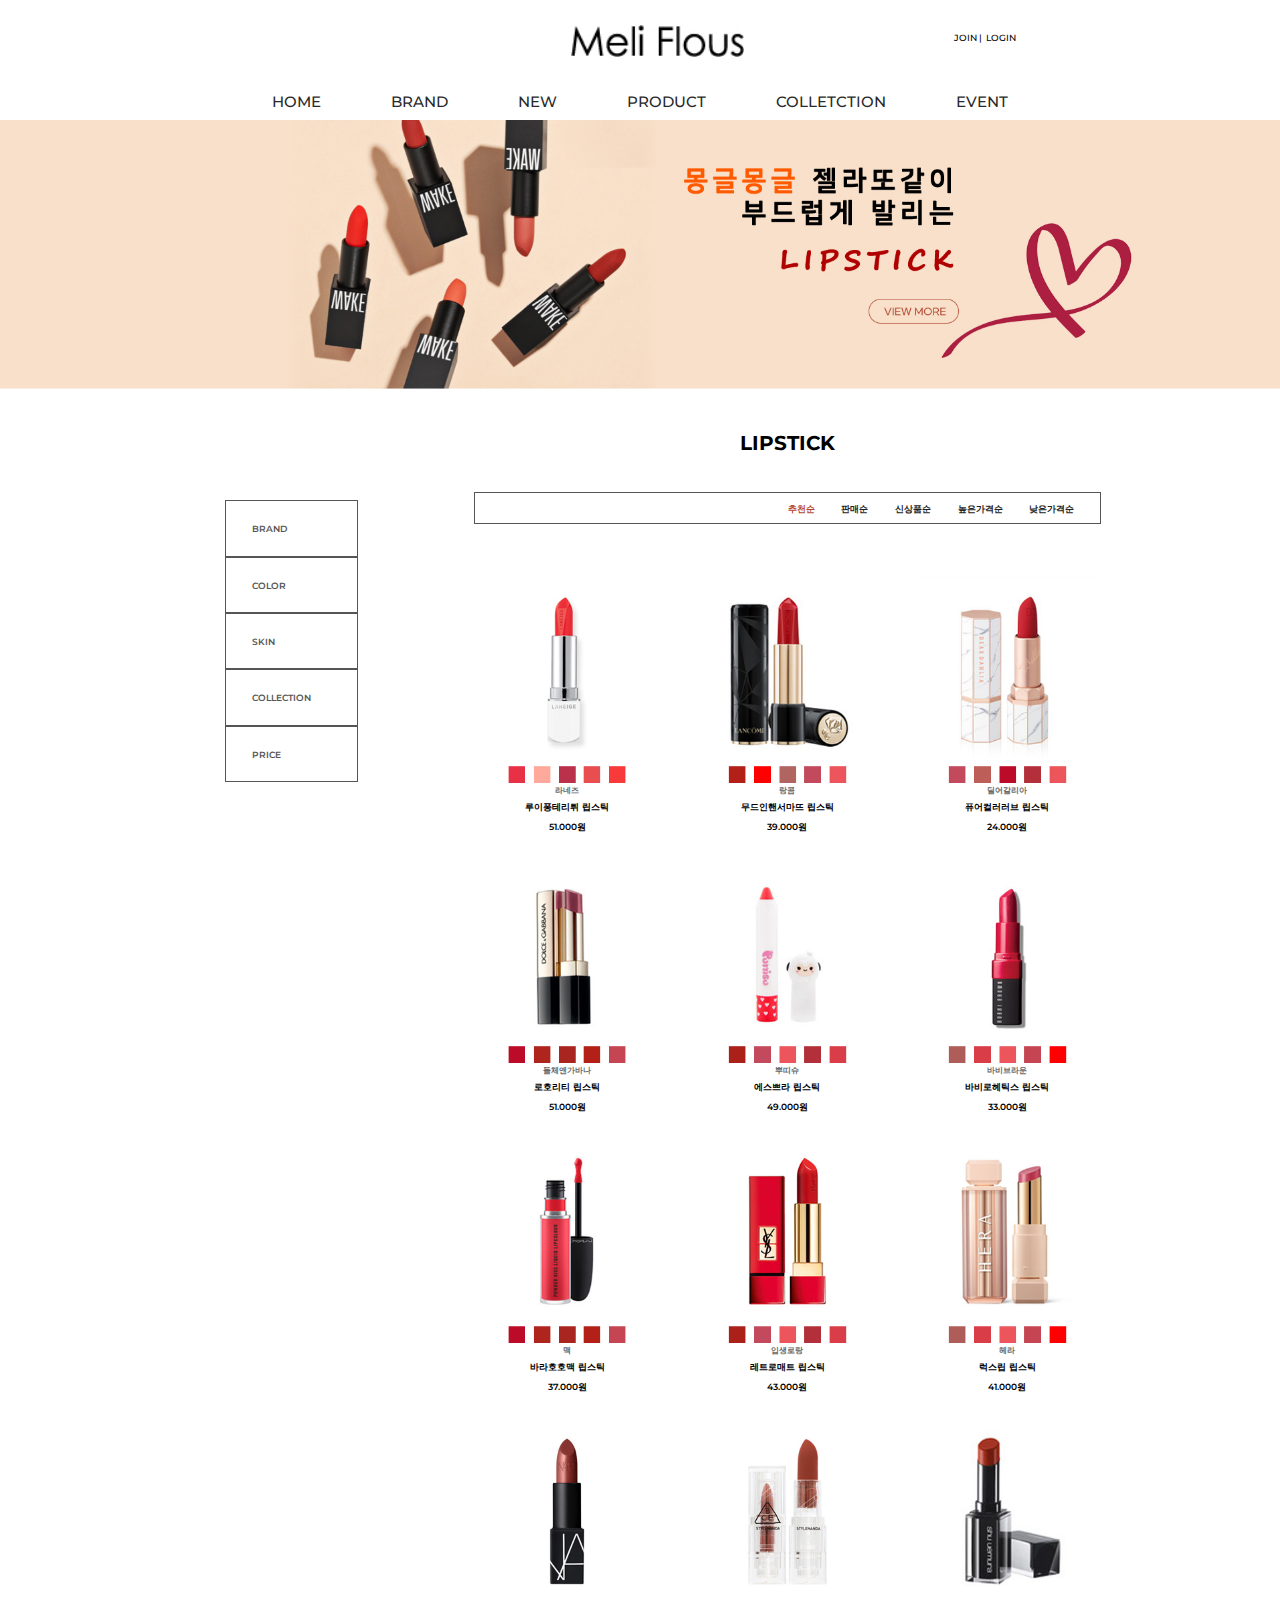
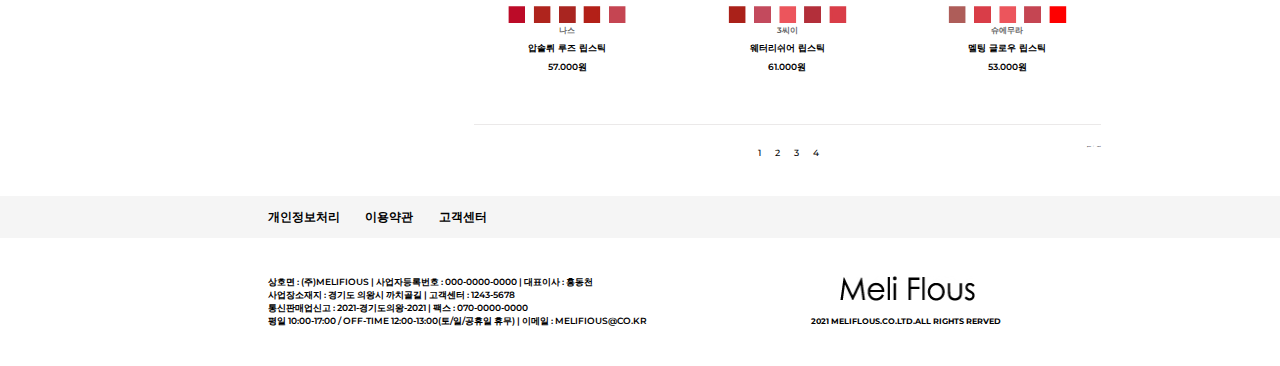
<file: index_2.html>
<!DOCTYPE html>
<html lang="ko">
<head>
    <meta charset="UTF-8">
    <meta http-equiv="X-UA-Compatible" content="IE=edge">
    <meta name="viewport" content="width=device-width, initial-scale=1.0">
    <title>Document</title>
    <link rel="stylesheet" href="css/style4.css">
    <link rel="stylesheet" href="css/media2.css">
    <link href="https://fonts.googleapis.com/css2?family=Montserrat:wght@200&display=swap" rel="stylesheet">
    <link href="https://fonts.googleapis.com/css2?family=Montserrat:wght@200;500&display=swap" rel="stylesheet">
    <style>
         @import url('https://fonts.googleapis.com/css2?family=Montserrat:ital,wght@0,600;0,700;1,600&display=swap');
    </style>
</head>
<body>
    <div id="wrap">
        <header>
            <div class="top">
                <div class="logo">
                    <a href="#">
                        <img src="image/logo/logo.jpg" alt="" width="10vw" height="auto">
                    </a>
                </div>
                <div class="top-bg">
                    <ul>
                        <li><a href="#">JOIN&nbsp;|</a></li>
                        <li><a href="#">LOGIN&nbsp;</a></li>
                        <!-- <li><a href="#">MY</a></li> -->
                    </ul>
                </div>
                <div class="nav">
                    <div class="navBox">
                        <img class="iconBtn" src="image/leftchevron.png" style="margin-left: -5px">
                        <img src="image/logo/logo.jpg" alt="">
                        <img class="iconBtn" id="menuBtn" src="image/menuBtn.png">
    
                      </div>
                      <div class="menuWrap">
                        <nav id="menu">
                          <ul class="menuList">
                            <li class="listStyle"><a href="#">Home</a></li>
                  
                            <li class="listStyle">
                              <a href="#">MY PAGE</a>
                            </li>
                            <li class="listStyle">
                              <a href="#">LOGIN</a>
                            </li>
                          </ul>
                        </nav>
                      </div>
                </div>
            </div>
                <div class="menu">
                    <ul>
                        <li><a href="index.html">HOME</a></li>
                        <li><a href="index_2.html">BRAND</a></li>
                        <li><a href="#">NEW</a></li>
                        <li><a href="index_3.html">PRODUCT</a></li>
                        <li><a href="#">COLLETCTION</a></li>
                        <li><a href="#">EVENT</a></li>
                    </ul>
                </div>
                <div class="main">

                </div>
            </header>
            <aside>
                <p>LIPSTICK</p>
                <div class="asi">
                    <div class="a">
                         <a href="#"><p>BRAND</p></a>
                    </div>
                    <div class="a">
                        <a href="#"><p><span>COLOR</span></p></a>
                        <!-- <img src="image/서브/제품/질감.jpg" alt=""> -->
                    </div>
                    <div class="a">
                        <a href="#"><p>SKIN</p></a>
                    </div>
                    <div class="a">
                        <a href="#"><p>COLLECTION</p></a>
                    </div>
                    <div class="b">
                        <a href="#"><p>PRICE</p></a>
                    </div>
                </div>
            </aside>
        <section>
            <div class="pro">
                <h1>LIPSTICK</h1>
                <div class="cat">
                    <ul>
                        <li><a href="#"><span>추천순</span></a></li>
                        <li><a href="#">판매순</a></li>
                        <li><a href="#">신상품순</a></li>
                        <li><a href="#">높은가격순</a></li>
                        <li><a href="#">낮은가격순</a></li>
                    </ul>
                </div>
                <div class="pi clearfix">
            <div class="it">
                <a href="index_3.html"><img src="image/sub1/13.jpg" alt="" width="14.6vw" height="17vw"></a>
                <p><span>라네즈</span></p>
                <a href="index_3.html"><p>루이퐁테리튀 립스틱</p></a>
                <p class="p">51.000원</p>
            </div>
            <div class="it">
                <a href="#"><img src="image/sub1/2.jpg" alt=""></a>
                <p><span>랑콤</span></p>
                <a href="#"><p>무드인핸서마뜨 립스틱</p></a>
                <p class="p">39.000원</p>
            </div>
            <div class="it">
                <a href="#"><img src="image/sub1/3.jpg" alt=""></a>
                <p><span>딜어갈리아</span></p>
                <a href="#"><p>퓨어컬러러브 립스틱</p></a>
                <p class="p">24.000원</p>
            </div> 
            <div class="it">
                <a href="#"><img src="image/sub1/4.jpg" alt=""></a>
                <p><span>돌체앤가바나</span></p>
                <a href="#"><p>로호리티 립스틱</p></a>
                <p class="p">51.000원</p>
            </div> 
            <div class="it">
                <a href="#"><img src="image/sub1/5.jpg" alt=""></a>
                <p><span>뿌띠슈</span></p>
                <a href="#"><p>에스쁘라 립스틱</p></a>
                <p class="p">49.000원</p>
            </div>
            <div class="it">
                <a href="#"><img src="image/sub1/6.jpg" alt=""></a>
                <p><span>바비브라운</span></p>
                <a href="#"><p>바비로헤틱스 립스틱</p></a>
                <p class="p">33.000원</p>
            </div>
            <div class="it">
                <a href="#"><img src="image/sub1/7.jpg" alt=""></a>
                <p><span>맥</span></p>
                <a href="#"><p>바라호호맥 립스틱</p></a>
                <p class="p">37.000원</p>
            </div>
            <div class="it">
                <a href="#"><img src="image/sub1/8.jpg" alt=""></a>
                <p><span>입생로랑</span></p>
                <a href="#"><p>레트로매트 립스틱</p></a>
                <p class="p">43.000원</p>
            </div>
            <div class="it">
                <a href="#"><img src="image/sub1/9.jpg" alt=""></a>
                <p><span>헤라</span></p>
                <a href="#"><p>럭스립 립스틱</p></a>
                <p class="p">41.000원</p>
            </div>
            <div class="it">
                <a href="#"><img src="image/sub1/10.jpg" alt=""></a>
                <p><span>나스</span></p>
                <a href="#"><p>압솔뤼 루즈 립스틱</p></a>
                <p class="p">57.000원</p>
            </div>
            <div class="it">
                <a href="#"><img src="image/sub1/11.jpg" alt=""></a>
                <p><span>3씨이</span></p>
                <a href="#"><p>웨터리쉬어 립스틱</p></a>
                <p class="p">61.000원</p>
            </div>
            <div class="it">
                <a href="#"><img src="image/sub1/12.jpg" alt=""></a>
                <p><span>슈에무라</span></p>
                <a href="#"><p>멜팅 글로우 립스틱</p></a>
                <p class="p">53.000원</p>
            </div>
        </div>
        </div>
        <div class="numb">
            <div class="num">
                <ul>
                    <li><a href="#">1</a></li>
                    <li><a href="#">2</a></li>
                    <li><a href="#">3</a></li>
                    <li><a href="#">4</a></li>
                </ul>
            </div>
            <div class="n2">
                <ul>
                    <li><a href="#">prev</a></li>
                    <li>&nbsp;/ &nbsp;</li>
                    <li><a href="#">next</a></li>
                </ul>
            </div>
        </div>
        </section>

        <footer>
            <div class="foot">
                <ul class="first">
                    <li><a href="#">개인정보처리</a></li>
                    <li><a href="#">이용약관</a></li>
                    <li><a href="#">고객센터</a></li>
                </ul>
            </div>
            <div class="tt">
            <div class="text">
                <P>상호면 : (주)MELIFIOUS | 사업자등록번호 : 000-0000-0000 | 대표이사 : 홍동천</P>
                <P>사업장소재지 : 경기도 의왕시 까치골길 | 고객센터 : 1243-5678</P>
                <P>통신판매업신고 : 2021-경기도의왕-2021 | 팩스 : 070-0000-0000</P>
                <p>평일 10:00-17:00 / OFF-TIME 12:00-13:00(토/일/공휴일 휴무) | 이메일 : MELIFIOUS@CO.KR</p>     
                <!-- <p>개인정보책임자:홍동천</p> -->
            </div>
            <div class="lo">
                <img src="image/logo/logo.jpg" alt="로고" sizes="contain" width="100%" height="auto">
                <p>2021 MELIFLOUS.CO.LTD.ALL RIGHTS RERVED</p>
            </div>
        </div>
        </footer>
        <script>
            document.addEventListener("DOMContentLoaded", function () {
              document
                .querySelector("#menuBtn")
                .addEventListener("click", function (e) {
                  if (document.querySelector(".menuWrap").classList.contains("on")) {
                    //메뉴 slide
                    document.querySelector(".menuWrap").classList.remove("on");
                    document.getElementById("menuBtn").src = "image/menuBtn.png";
                    document.querySelector("#menuBtn").classList.remove("btnRotate");
                    document.querySelector("#dimmed").remove();
                  } else {
                    //메뉴 slideIn
                    document.querySelector(".menuWrap").classList.add("on");
                    document.getElementById("menuBtn").src = "image/x_icon.png";
                    document.querySelector("#menuBtn").classList.add("btnRotate");
                    let div = document.createElement("div");
                    div.id = "dimmed";
                    document.body.append(div);
      
                    //페이지 스크롤 락  모바일 이벤트 차단
                    document
                      .querySelector("#dimmed")
                      .addEventListener(
                        "scroll touchmove touchend mousewheel",
                        function (e) {
                          e.preventDefault();
                          e.stopPropagation();
                          return false;
                        }
                      );
                  }
                });
            });
          </script>
</div>
</body>
</html>
</file>
<file: css/style4.css>
@charset "utf-8";
@import url(https://fonts.googleapis.com/css?family=Noto+Sans+KR:300,400,900|Poiret+One|Montserrat:100,300,400,700,900&display=swap);
@import url(https://fonts.googleapis.com/css?family=Raleway:400,600&display=swap);
@import url('https://fonts.googleapis.com/css2?family=Montserrat:wght@200;500&display=swap');

*{
    padding: 0;
    margin: 0;
    box-sizing: border-box;
}
html{font-size: 2px;
    font-family: 'Montserrat', sans-serif;}


ul,ol,li {
    list-style: none;
}

a{
    text-decoration: none;
}

.clearfix {
	overflow: hidden;
}

.clearfix:after {
	content: "";
	display: block;
	clear: both;}



    #wrap{
    width: 100%;
    margin: 0 auto;
    /* display: flex;
    flex-direction: column; */
    /* background-color: #fffef2; */
}
header{
    width: 100%;
    /* background-color: white; */

}

header .top{
    width: 100%;
    height: 6.5vw;
    display: flex;
}

header .nav{
    display: none;
}

.navBox {
    display: flex;
    justify-content: space-between;
    align-items: center;
    font-weight: bold;
    font-size: 1.5em;
    margin: 5px;
  }
  .iconBtn {
    width: 35px;
    cursor: pointer;
  }

  .menuWrap.on {
    right: 0;
  }
  .menuWrap {
    position: fixed;
    top: 0;
    right: -300px;
    z-index: 400;
    width: 300px;
    height: 100%;
    padding: 50px 20px;
    box-sizing: border-box;
    transition: right 0.3s ease-in-out;
    background-color: #f0f0f0;

  }
  .menuWrap a{
    color: black;
    font-size: 5vw;
  }

  #menuBtn {
    width: 35px;
    z-index: 401;
    transition: all 0.3s ease-in-out;
    cursor: pointer;
  }
  #dimmed {
    position: fixed;
    top: 0;
    left: 0;
    z-index: 300;
    width: 100%;
    height: 100%;
    background-color: rgba(0, 0, 0, 0.5);
  }
  .btnRotate {
    transform: rotate(-90deg);
    transition: all 0.3s ease-in-out;
  }


header .top .logo{
    display: block;
    margin: auto; 
}
header .top .logo img{
width: 125%;
height: auto;
background-size: cover;
background-repeat: no-repeat;
}
.top-bg{
    position: absolute;
    width: 100%;

}
.top-bg ul{
    margin-top: 2.5vw;
    float: right;
    margin-right: 20.5vw;
}

.top-bg ul li{
    float: left;
    margin-left: 0.32vw;

}
.top-bg ul li a{
    font-size: 0.73vw;
    color: black;
    font-weight: 500;
}

.menu{
    width: 58vw;
    height: 2.9vw;
    display: block;
    margin: auto;
    line-height: 2.9vw;
}

.menu ul{
    text-align: center;
    height: 0.32vw;

}

.menu ul li {
    display: inline-block;
    padding:0 2.7vw;
    margin:0.026vw 0;
 
}
.menu ul li:nth-child(1){
    padding-left: 0;
}
.menu ul li:nth-child(6){
    padding-right: 0;
}
.menu ul li a {
    font-size: 1.145vw;
    color: rgb(41, 41, 41);
    font-weight: 500;
}



header .main{
    position: relative;
    width: 100%;
    height: 21vw;
    background-size: cover;
    background-repeat: no-repeat;
    /* background-attachment: fixed;
    background-position: center; */
    background-image: url(../image/sub1/00.jpg);
}


section{
    width: 63vw;
    float: right;
    margin: 0 auto;
}

section .pro{
    width: 49vw;
    padding-top: 3.3vw;

}
section .pro h1{
    text-align: center;
    margin-bottom: 2.9vw;
    font-size: 1.5625vw
}
.pro .cat ul{
    margin-bottom: 2.8vw;
    text-align: right;
    border: 1px solid  #555;
    height: 2.5vw;
    
}
.pro .cat ul li{
    margin-right: 2vw;
    display: inline-block;
    line-height: 2.5vw;

}
.pro .cat ul li a{
    color: #232323;
    font-weight: 800;
    font-size: 0.73vw
}
.pro .cat ul li span{
    color: #b34832;
    font-weight: 800;
    font-size: 0.73vw;
}

.pro .cat ul li a:hover{
    color: #b34832;
    font-weight: bold;
}

.pro .pi{
    border-bottom: 1px solid #ebe9e9;
    padding-bottom:3.4vw;
    right: 0;
}

.pro .pi .it{
    float: left;
    margin-right: 2.6vw;
   
}

.pro .pi .it:nth-child(3){
    margin-right: 0;
}
.pro .pi .it:nth-child(6){
    margin-right: 0;
}
.pro .pi .it:nth-child(9){
    margin-right: 0;
}
.pro .pi .it:nth-child(12){
    margin-right: 0;
}



.pro .pi .it img{
    width: 100%;
    height: auto;
    object-fit: cover;
    background-repeat: no-repeat;
    background-size: cover;
}

.pro .pi .it span{
    text-align: center;
    color: rgb(104, 104, 104);
    line-height: 0.26vw;
    font-weight: 700;
    font-size: 0.625vw;

}
.pro .pi .it p{
    text-align: center;
    color: black;
    font-weight: bold;
    font-size: 0.73vw;
    padding-bottom: 0.52vw;
    font-weight: 700;
}
.pro .pi .it .p{    
    text-align: center;
    color: black;
    font-weight: 600;
    font-size: 0.73vw;

}


.num{
    display: inline-block;
}
.numb{   
    width: 49vw;
    height: 4vw;
    text-align: center;
    margin-top: 1.5vw;
  

}


.numb .num ul{
 
    margin-left: 8vw;

}

.numb .num ul li{

  display: inline-block;
   
}
.numb .num ul li a{
   color: black;
   font-size: 0.73vw;
   font-weight: 500;
   display: block;
   padding: 0.21vw 0.52vw;
   
}

.numb .num ul li a:hover{
   color: wheat;
   background-color: black;

}

.numb .n2{
    width: 7.8vw;
   float: right;

}

.numb .n2 ul{
    text-align: right;
}

.numb .n2 ul li{
   display: inline-block;
   
}

.numb .n2 ul li a{
   color: black;
   font-size: - 0.73vw;
   font-weight: 500;
}


aside{
    width: 14vw;
    margin-top: 8.7vw;
    /* float: left; */
    margin-left: 225px;
    float: left;
}

aside>p{
    display: none;
}
aside .asi{
    width: 14vw;
    display: flex;
    flex-direction: column;
}
/* aside .asi div{
    width: 125px;
} */
aside .asi .a{
    width: 10.4vw;
    height: 4.4vw;
    border: 1px solid  #555;


}
aside .asi .b{
    width: 10.4vw;
    height: 4.4vw;
    border: 1px solid  #555;
    border-bottom: 1px solid #555;
}
/* aside .asi .b a:hover .asi .b{
    width: 125px;
    height: 187.5px;
    border: 1px solid black;
    border-bottom: none;
    display: block;

}
aside .asi .b img{
    width: 110px;
    height: 138px;
    object-fit: cover;
    display: none;
    margin: 0 auto;
} */

aside .asi p{
    line-height: 4.4vw;
    color: black;
    padding-left: 2vw;
    color:  #555;
    font-size: 0.73vw;
    font-weight: 600;

}

/* aside .asi .b p{
    padding-top: 8px;
    padding-bottom:3px ;
    color:  rgb(104, 104, 104);
    font-size: small;
} */

footer{
    clear: both;
    margin: 0 auto;
    width: 100%;
    height: 10.4vw;
    position: relative;
    
}

footer .foot{
    width: 100%;
    height: 3.3vw;
    margin-bottom: 3vw;
    background-color:#f5f5f5;
    
}
footer .foot .first{

padding-left: 20.9vw;
line-height: 3.3vw;
}
.foot .first li{
    float: left;
    margin-right: 2vw;
}
.foot .first li a{
    color:black;
    font-weight:bold;
    font-size: 0.9375vw;
}
footer .tt{
    margin: 0 20.9vw;;
}
footer .text{
    width: 73%;
    height: 7vw;
    float: left;
    
}


footer .text p{ 
    margin-right: 0.3vw;
    font-size: 0.73vw;
    font-weight: 600;
}

footer .lo{
    width: 15vw;
    height: 7vw;
    text-align: center;
    float: left;
    
}
footer .lo img{
    width: 70%;
    height: auto;
    background-size: cover;
    background-repeat: no-repeat;
    margin: 0 auto;
}

footer .lo p{
    font-size: 0.625vw;
    line-height: 1.2vw;
    font-weight: 700;
    bottom: 0;
    text-align: center;
    position: absolute;
}
</file>
<file: css/media2.css>
@media (max-width:350px){

    


    header{
        position: relative;
    }
    header .top{
        margin-bottom: 30px;
        margin-top: 10px;
        display: block;

    }
    header .top .logo{
        display: none;
    }
    .top-bg ul{
        display: none;
    }    
    .menu{
        display: none;
    }
    
    header .nav{
        display: block;
    }
    section{
        padding: 0 10px;
    }
    
    .navBox {
        width: 100%;
        display: flex;
        justify-content: space-between;
        align-items: center;
        font-weight: bold;
        font-size: 1.5em;
        margin: 0;
      }
      .iconBtn {
        width: 35px;
        cursor: pointer;
      }
      .menuWrap.on {
        right: 0;
      }
      .menuWrap {
        position: fixed;
        top: 0;
        right: -300px;
        z-index: 400;

        height: 100%;
        padding: 50px 20px;
        box-sizing: border-box;
        transition: right 0.3s ease-in-out;
        background-color: #f0f0f0;
      }

      .menuWrap .menu ul li a{
        color: black;
    }
      #menuBtn {
        width: 35px;
        z-index: 401;
        transition: all 0.3s ease-in-out;
        cursor: pointer;
        padding-right: 5px;
      }
      #dimmed {
        position: fixed;
        top: 0;
        left: 0;
        z-index: 300;
        width: 100%;
        height: 100%;
        background-color: rgba(0, 0, 0, 0.5);
      }
      .btnRotate {
        transform: rotate(-90deg);
        transition: all 0.3s ease-in-out;
      }
    
      section{
        width: 100%;
    
    }
    aside{
   
        width: 100%;

        padding: 10px;
        margin: 0;

     
    
    }
    aside p{
        display: block;
        text-align: left;
        margin-bottom: 2.9vw;
        font-size: 5vw;
        font-weight: 700;
    }
    aside .asi .a{
        width: 40vw;
        height: 8vw;
    }

    aside .asi .a p{
        line-height: 8vw;
        font-weight: 600;
        text-align: left;
        margin-left: 2vw;
    }
    aside .asi .b{
        width: 40vw;
        height: 8vw;
    }
    aside .asi .b p{
        line-height: 8vw;
        font-weight: 600;
        text-align: left;
        margin-left: 2vw;
    }
    section .pro{
        width: 100%; 
      
        
    }
    section .pro h1{
       display: none;
    }
    .pro .cat ul{
        height: 10vw;
        text-align: right;
        border: 1px solid  #555;
        
    }
    .pro .cat ul li{
        margin-right: 5vw;
    }
    .pro .cat ul li a{ 
        font-size: 3vw;
        line-height: 10vw;
    }
    .pro .cat ul li span{
        color: #b34832;
        font-size: 3vw;
        font-size: 0.73vw;
        line-height: 10vw;
    }
    .pro .pi{
        text-align:center;
        margin-left: 10vw;
    }

    .pro .pi .it img{
        
        display : inline;}


        .pro .pi .it span{
            text-align: center;
            color: rgb(104, 104, 104);
            line-height: 0.26vw;
            font-weight: 700;
            font-size: 5vw;
        
        }
        .pro .pi .it p{
            text-align: center;
            color: black;
            font-weight: bold;
            font-size: 5vw;
            padding-bottom: 0.52vw;
            font-weight: 700;
        }
        .pro .pi .it .p{    
            text-align: center;
            color: black;
            font-weight: 600;
            font-size: 5vw;
        
        }

        .numb{
            width: 100%;
            margin-bottom: 3vw;
            text-align: right;
        }
        .numb .n2{
            width: 20%;
            display: none;
        }
        footer {
            position: relative;
            margin: 0;
            width: 100%;
            height: 40vw;
            position: relative;
          
        }
        footer .tt{
            margin: 0 2vw;
            width: 100%;
            margin-left: 10px;
            
        }
        footer .text{
            margin-top: 2vw;
            width: 100%;
            height: 3vw;
            /* float: left; */
            margin-right: 3vw;
            
            
        }
        footer .foot{
            background-color: white;
        }
        footer .foot .first{
            padding-top: 2vw;
            padding-left: 36vw;
            line-height: 3.3vw;
            
            }
    
            footer .text p{
                font-size: 10px;
                font-weight: 600;
            }
    
        .foot .first li a{
            color:black;
            font-weight:bold;
            font-size:  0.3vw;
           
        }
        footer .lo{
            clear: both;
            width: 100%;
            /* margin: 0 auto; */
            text-align: center;
            float: left;
    }
    
        footer .lo img{
            width: 30%;
           position: absolute;
            top: 0;
            left: 0;
            margin-left: 10px;
        }
        section .in{
            text-align: center;
        }



}

@media only screen and (min-width: 351px) and (max-width: 750px){



    header{
        position: relative;
    }
    header .top{
        margin-bottom: 30px;
        margin-top: 10px;
        display: block;

    }
    header .top .logo{
        display: none;
    }
    .top-bg ul{
        display: none;
    }    
    .menu{
        display: none;
    }
    
    header .nav{
        display: block;
    }
    section{
        padding: 0 3vw;
    }
    
    .navBox {
        width: 100%;
        display: flex;
        justify-content: space-between;
        align-items: center;
        font-weight: bold;
        font-size: 1.5em;
        margin: 0;
      }
      .iconBtn {
        width: 35px;
        cursor: pointer;
      }
      .menuWrap.on {
        right: 0;
      }
      .menuWrap {
        position: fixed;
        top: 0;
        right: -300px;
        z-index: 400;

        height: 100%;
        padding: 50px 20px;
        box-sizing: border-box;
        transition: right 0.3s ease-in-out;
        background-color: #f0f0f0;
      }

      .menuWrap .menu ul li a{
        color: black;
    }
      #menuBtn {
        width: 35px;
        z-index: 401;
        transition: all 0.3s ease-in-out;
        cursor: pointer;
        padding-right: 5px;
      }
      #dimmed {
        position: fixed;
        top: 0;
        left: 0;
        z-index: 300;
        width: 100%;
        height: 100%;
        background-color: rgba(0, 0, 0, 0.5);
      }
      .btnRotate {
        transform: rotate(-90deg);
        transition: all 0.3s ease-in-out;
      }
    
      section{
        width: 100%;
    
    }
    aside{
   
        width: 100%;

        padding: 3vw;
        margin: 0;

     
    
    }
    aside p{
        display: block;
        text-align: left;
        margin-bottom: 2.9vw;
        font-size: 5vw;
        font-weight: 700;
    }
    aside .asi .a{
        width: 40vw;
        height: 8vw;
    }

    aside .asi .a p{
        font-size: 3vw;
        line-height: 8vw;
        font-weight: 600;
        text-align: left;
        margin-left: 2vw;
    }
    aside .asi .b{
        width: 40vw;
        height: 8vw;
    }
    aside .asi .b p{
        font-size: 3vw;
        line-height: 8vw;
        font-weight: 600;
        text-align: left;
        margin-left: 2vw;
    }
    section .pro{
        width: 100%; 
      
        
    }
    section .pro h1{
       display: none;
    }
    .pro .cat ul{
        height: 10vw;
        text-align: right;
        border: 1px solid  #555;
        
    }
    .pro .cat ul li{
        margin-right: 5vw;
    }
    .pro .cat ul li a{ 
        font-size: 3vw;
        line-height: 10vw;
    }
    .pro .cat ul li span{
        color: #b34832;
        font-size: 3vw;
        font-size: 3vw;
        line-height: 10vw;
    }
    .pro .pi{
        width: 100%;
        text-align:center;}

        .pro .pi .it{
            width: 47%;
            float: left;
        }


    .pro .pi .it img{
        width: 100%;
        height: auto;
        object-fit: cover;
        background-repeat: no-repeat;
        background-size: cover;
    }


        .pro .pi .it span{
            text-align: center;
            color: rgb(104, 104, 104);
            line-height: 0.26vw;
            font-weight: 700;
            font-size: 3vw;
        
        }
        .pro .pi .it p{
            text-align: center;
            color: black;
            font-weight: bold;
            font-size:3.5vw;
            padding-bottom: 0.52vw;
            font-weight: 700;
        }
        .pro .pi .it .p{    
            text-align: center;
            color: black;
            font-weight: 600;
            font-size: 3vw;
        
        }

        

        .numb{
            width: 100%;
            margin-bottom: 3vw;
            text-align: right;
        }
        .numb .n2{
            width: 20%;
            display: none;
        }
        .numb .num ul li a{
            font-size: 3vw;
        }


        footer {
            position: relative;
            margin: 0;
            width: 100%;
            height: 25vw;
            position: relative;
          
        }
        footer .tt{
            margin: 0 2vw;
            width: 100%;
            margin-left: 10px;
            
        }
        footer .text{
            margin-top: 2vw;
            width: 100%;
            height: 3vw;
            /* float: left; */
            margin-right: 3vw;
            
            
        }
        footer .foot{
            background-color: white;
        }
        footer .foot .first{
            padding-top: 2vw;
            padding-left: 36vw;
            line-height: 3.3vw;
            
            }
    
            footer .text p{
                font-size: 10px;
                font-weight: 600;
            }
    
        .foot .first li a{
            color:black;
            font-weight:bold;
            font-size:2.5vw;
           
        }
        footer .lo{
            clear: both;
            width: 100%;
            /* margin: 0 auto; */
            text-align: center;
            float: left;
    }
    footer .lo p{
        font-size: 2vw;
    }
        footer .lo img{
            width: 30%;
           position: absolute;
            top: 0;
            left: 0;
            margin-left: 10px;
        }
        section .in{
            text-align: center;
        }


}

@media only screen and (min-width: 751px) and (max-width: 1250px){
    .menu ul li a{
        font-weight: 600;
    }
    .top-bg ul li a{
        font-weight: 600;
    }
    aside{
        margin-top: 12vw;
        margin-left: 5vw;
    }
    aside .asi{
        width: 15vw;
        display: flex;
        flex-direction: column;
    }
    aside .asi .a{
        width: 15vw;
        height: 5vw;
   
    }
    aside .asi .b{
        width: 15vw;
        height: 5vw;
    }
    aside .asi p{
        line-height: 5vw;
  
        font-size: 1.3vw;
    }
    
    section{
        width: 70%;
    }
    section .pro {
    padding-top: 5vw;
    width: 100%;
    padding-right: 5vw;
}
section .pro h1{
    font-size: 3vw;
}

 .pro .cat ul{
     height: 5vw;
     text-align: right;
     border: 1px solid  #555;
     margin: 0;
     
 }
    .pro .cat ul li{
     margin-right: 2vw;
 }
    .pro .cat ul li a{ 
     line-height: 5vw;
     font-size: 1.5vw;
   
 }
    .pro .cat ul li span{
    line-height: 5vw;
     color: #b34832;
     font-size: 1.5vw;
   
 }
    .pro .pi{
    width: 100%;
    text-align:center;}

    .pro .pi .it{
        width: 30%;
        float: left;
    }


    .pro .pi .it img{
    width: 100%;
    height: auto;
    object-fit: cover;
    background-repeat: no-repeat;
    background-size: cover;
}
    .numb{
    padding-right: 5vw;
    width: 100%;
    margin-bottom: 3vw;
    text-align: center;
}

    .numb .num ul li a{
    font-size: 1.5vw;
}
.numb .n2 a{
    font-size: 1.3vw;
}


}

@media (min-width:1250px){
    .pro .pi{
        width: 100%;
        text-align:center;}
    
        .pro .pi .it{
            width: 14.6vw;
            float: left;
        }
}
</file>
